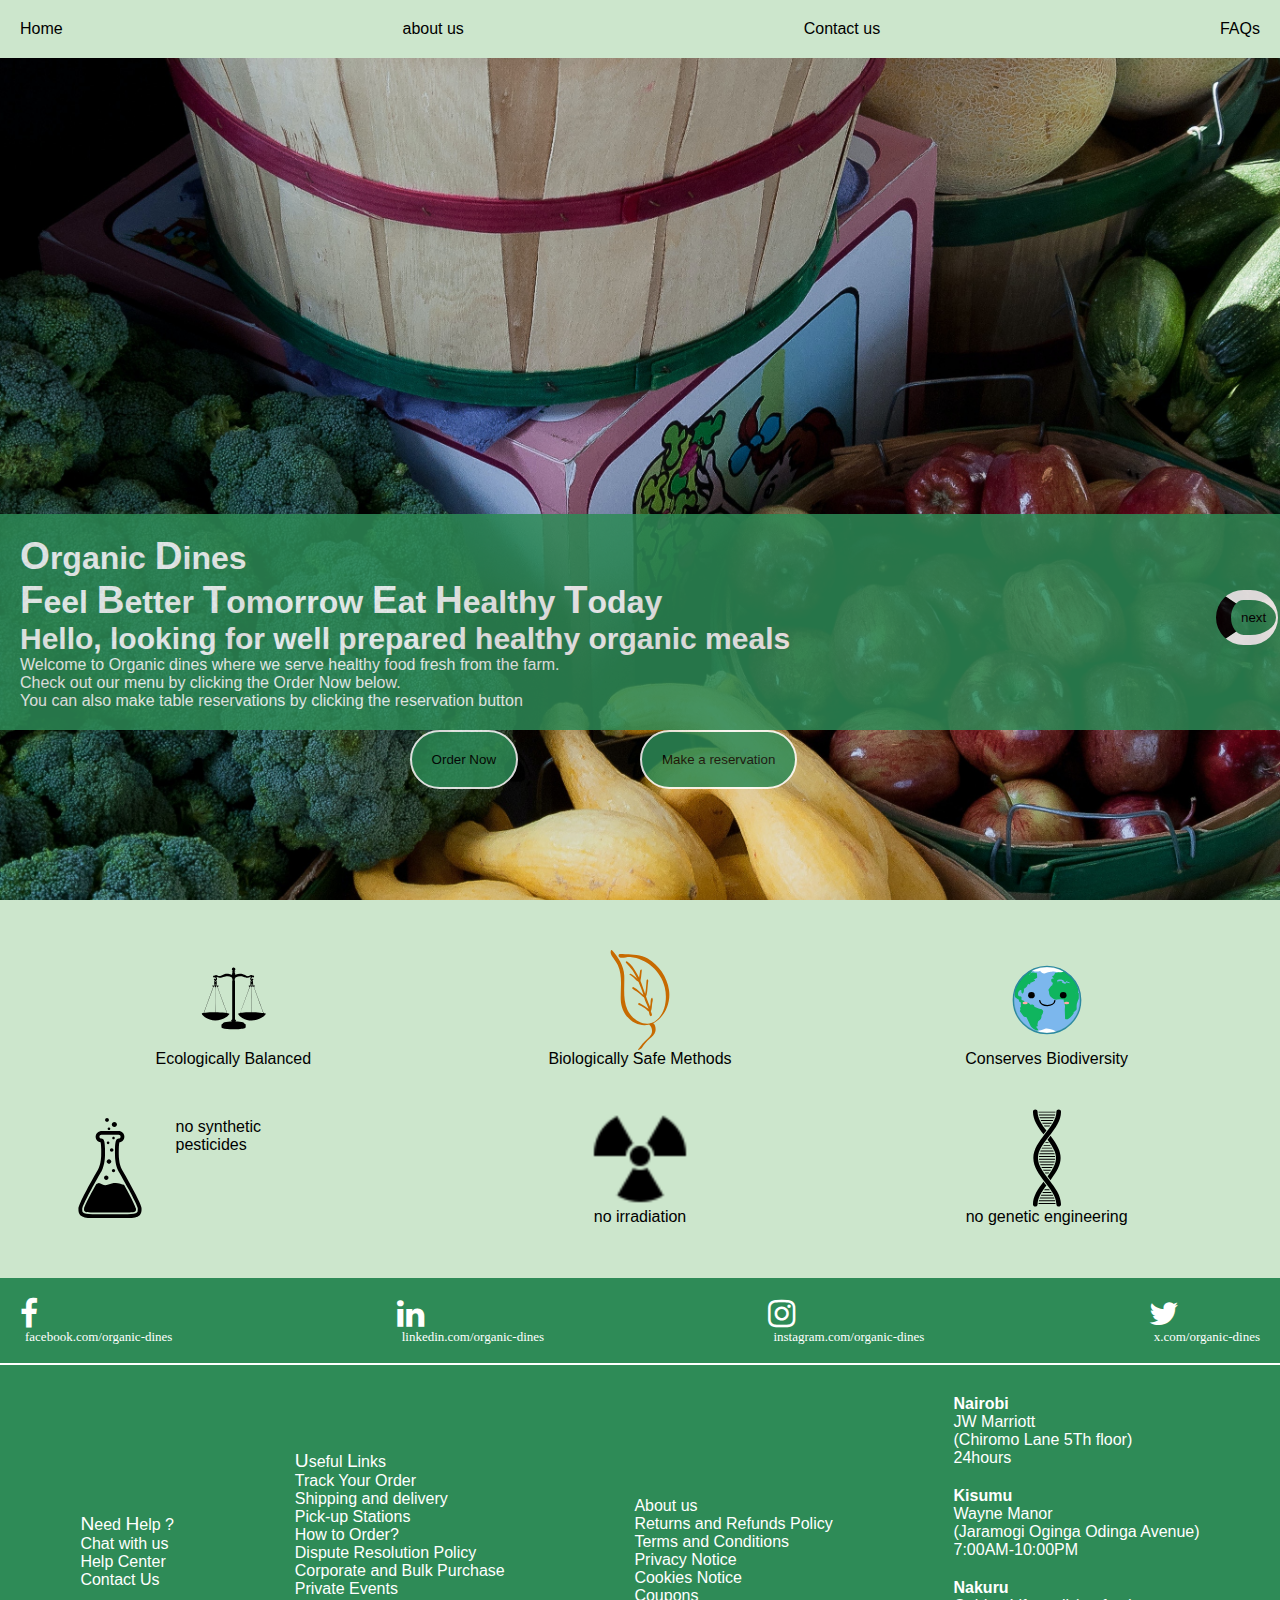
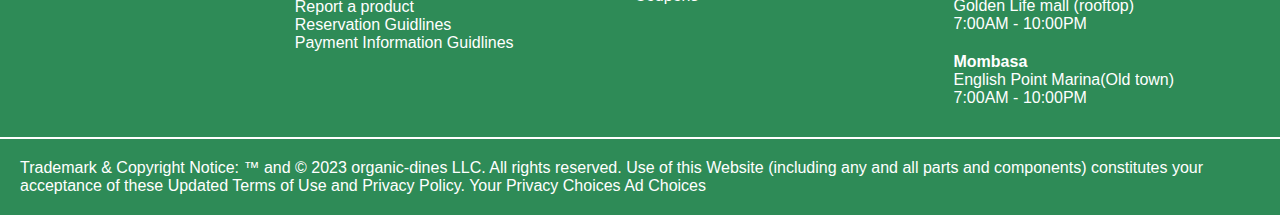
<file: index.html>
<!DOCTYPE html>
<html>
    <head><meta charset="utf-8">
    <meta name="viewport" content="width=device-width, initial-scale=1.0">
    <title>Landing Page</title>
    <link rel="stylesheet" href ="organic.css">
    <link rel="stylesheet" href= 
"https://cdnjs.cloudflare.com/ajax/libs/font-awesome/4.7.0/css/font-awesome.min.css" /> 

</head>
<body>
    <div class="main">
    <div class="menu-bar">
        <p><a href="#home">Home</a></p>
        <p><a href="#about-us">about us</a></p>
        <p><a href="#contuct-us">Contact us</a></p>
        <p>FAQs</p>
    </div> 

    <div class="about-us" id="about-us">
<ul>
  <h1><span>O</span>rganic <span>D</span>ines</h1>
  <h1 class = "headlines"><span>F</span>eel <span>B</span>etter <span>T</span>omorrow <span>E</span>at <span>H</span>ealthy <span>T</span>oday</h1>
  <header>Hello, looking for well prepared healthy organic meals</header>
<p>Welcome to  Organic dines where we serve healthy food fresh from the farm.
</p>
<p>Check out our menu by clicking the Order Now below.</p>
<p>You can also make table reservations by clicking the reservation button</p>
<button class="next-button">next</button>
<button class="order-now">Order Now</button>
<button class="reservation">Make a reservation</button>
</ul></div>
</div>

  <div class="lower-section">
   <div class="icons"> 

   <div class="icon"><img src="balance.svg" alt="balance icon" width="100" height="100"> Ecologically Balanced</div> 

  <div class="icon"><img src="old-leaf.svg" width="100" height="100" stroke="black"> Biologically Safe Methods</div>

  <div class="icon"> <img src="kawaii_earth.svg" width="100" height="100"> Conserves Biodiversity </div>

  <div class="icons"><img src="chemicals-icon-vector-pdv.svg" width="100" height="100">no synthetic pesticides</div>

  <div class="icon"><img src="icons8-radiation-50.png" width="100" height="100"> no irradiation</div>

  <div class="icon"><img src="dna.svg" width="100" height="100"> no genetic engineering </div>
</div>
       
    <div class="ending">
        <div class="socials-bar" id="contuct-us">
            <a href="www.facebook.com" class="fa fa-facebook fa-2x" id="contact1"><p>facebook.com/organic-dines</p></a>
            <a href="www.linkedin.com" class="fa fa-linkedin fa-2x" id="contact2"><p>linkedin.com/organic-dines</p></a>
            <a href="www.instagram.com" class="fa fa-instagram fa-2x" id="contact3"><p>instagram.com/organic-dines</p></a>
            <a href="www.x.com" class="fa fa-twitter fa-2x" id="contact4"><p>x.com/organic-dines</p></a>
            </div>
            <div class="middle">
                <div class="help">
                <p class="header"><span>N</span>eed <span>H</span>elp ?</p>
                <p><a href="link">Chat with us</a></p>
                <p><a href="link">Help Center</a></p>
                <p><a href="link">Contact Us</a></p>
                </div>
                <div class="useful-links">
                    <p class="header"><span>U</span>seful <span>L</span>inks</p>
                    <p><a href="link">Track Your Order</a></p>
                    <p><a href="link">Shipping and delivery</a></p>
                    <p><a href="link">Pick-up Stations</a></p>
                    <p><a href="link">How to Order?</a></p>
                    <p><a href="link">Dispute Resolution Policy</a></p>
                    <p><a href="link">Corporate and Bulk Purchase</a></p>
                    <p><a href="link">Private Events</a></p>
                    <p><a href="link">Report a product</a></p>
                    <p><a href="link">Reservation Guidlines</a></p>
                    <p><a href="link">Payment Information Guidlines</a></p>
                </div>
                <div class="info">
                    <p class="header"><a href="link"></a>About us</p>
                    <p><a href="link">Returns and Refunds Policy</a></p>
                    <p><a href="link">Terms and Conditions</a></p>
                    <p><a href="link">Privacy Notice</a></p>
                    <p><a href="link">Cookies Notice</a></p>
                    <p><a href="link">Coupons</a></p>
                </div>
                <div class="outlets">
                    <div class="outlet">
                        <h4>Nairobi</h4> <p>JW Marriott </p></p>(Chiromo Lane 5Th floor)</p>
                    <p>24hours</p>
                    </div>
                    <div class="outlet"><h4>Kisumu</h4> <p>Wayne Manor</p><p>(Jaramogi Oginga Odinga Avenue)</p>
                        <p>7:00AM-10:00PM</p></div>
                    <div class="outlet">
                        <h4>Nakuru</h4><p> Golden Life mall (rooftop)</p>
                    <p>7:00AM - 10:00PM</p>
                    </div>
                    <div class="outlet">
                        <h4>Mombasa</h4><p> English Point Marina(Old town)</p>
                    <p>7:00AM - 10:00PM</p>
                    </div>
                    
                </div>
            </div>
            <footer class="footer">Trademark & Copyright Notice: ™ and © 2023 organic-dines LLC. All rights reserved. Use of this Website (including any and all parts and components) constitutes your acceptance of these<a href="terms-of-use"> Updated Terms of Use </a> and <a href="privacy-policy"> Privacy Policy</a>. Your Privacy Choices   Ad Choices</footer>
    </div>
    </div>
    </div>   
    <script src="organic.js"></script> 
</body>
</html>
</file>
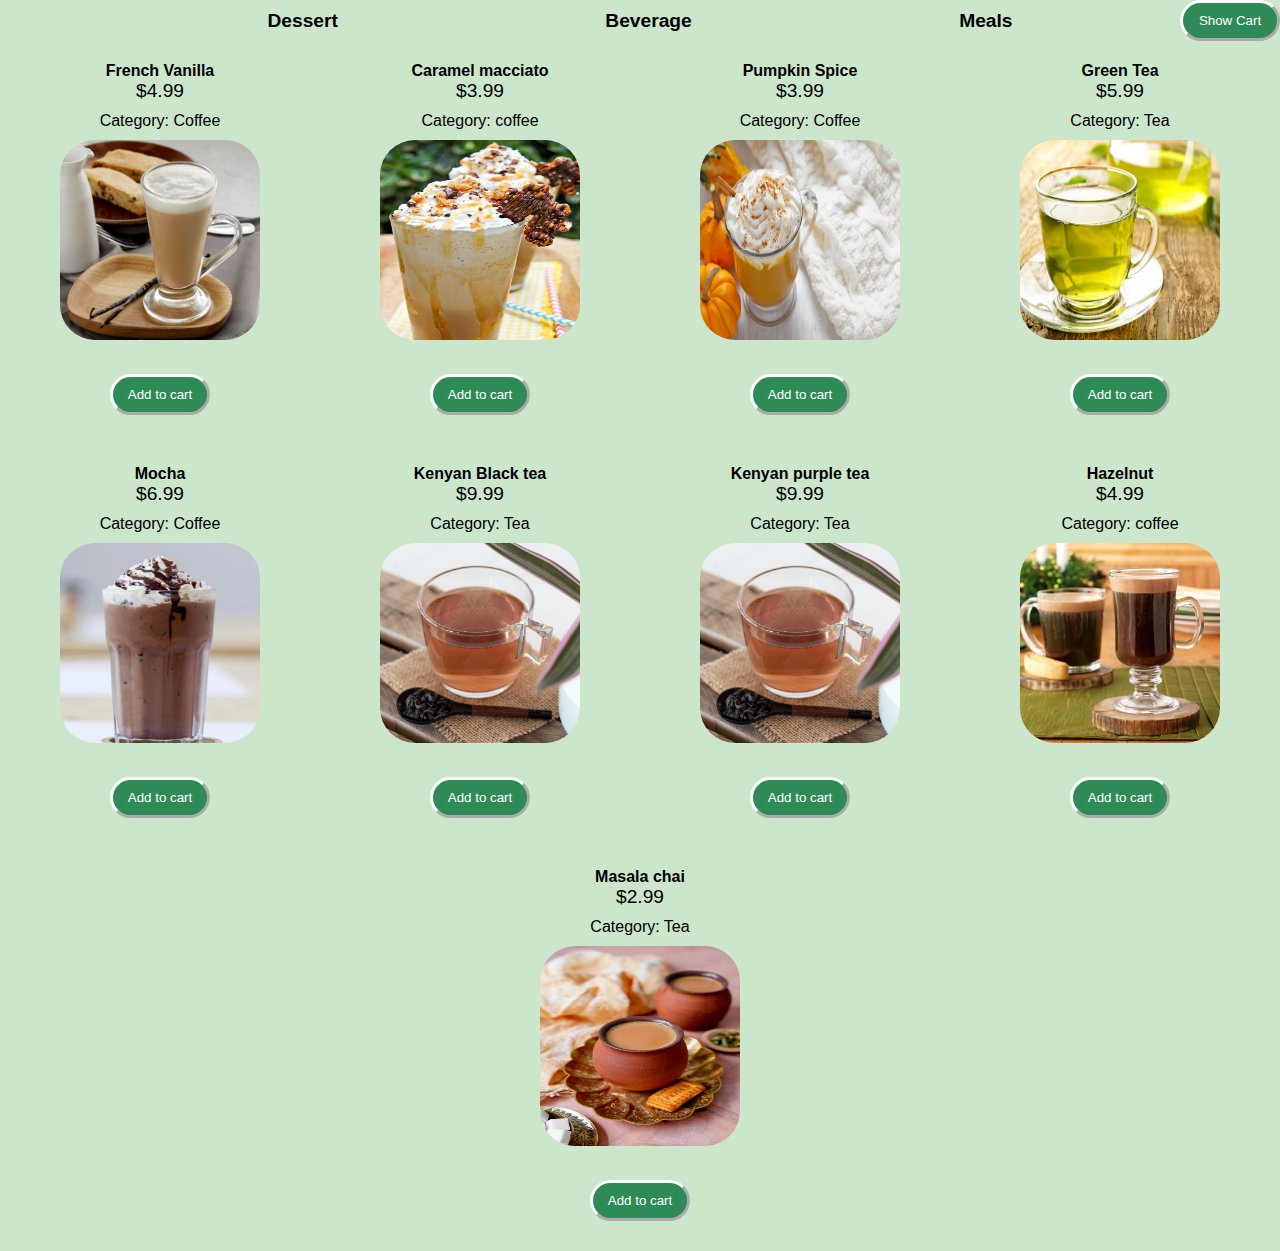
<file: beverage.html>
<!DOCTYPE html>
<html lang="en">
  <head>
    <meta charset="UTF-8" />
    <meta http-equiv="X-UA-Compatible" content="IE=edge" />
    <meta name="viewport" content="width=device-width, initial-scale=1.0" />
    <title>Shopping Cart</title>
    <link rel="stylesheet" href="beverage.css" />
  </head>
  <body>
    <header>
      <p>Dessert</p>
      <p>Beverage</p>
      <p>Meals</p>
    </header>
    <main>
      <button id="cart-btn" type="button" class="btn">
        <span id="show-hide-cart">Show</span> Cart
      </button>
      <div id="cart-container">
        <button class="btn" id="clear-cart-btn">Clear Cart</button>
        <div id="products-container"></div>
        <p>Total number of items: <span id="total-items">0</span></p>
        <p>Subtotal: <span id="subtotal">$0</span></p>
        <p>Taxes: <span id="taxes">$0</span></p>
        <p>Total: <span id="total">$0</span></p>
      </div>
      <div id="dessert-card-container"></div>
    </main>
    <script src="./beverage.js"></script>
  </body>
</html>
</file>
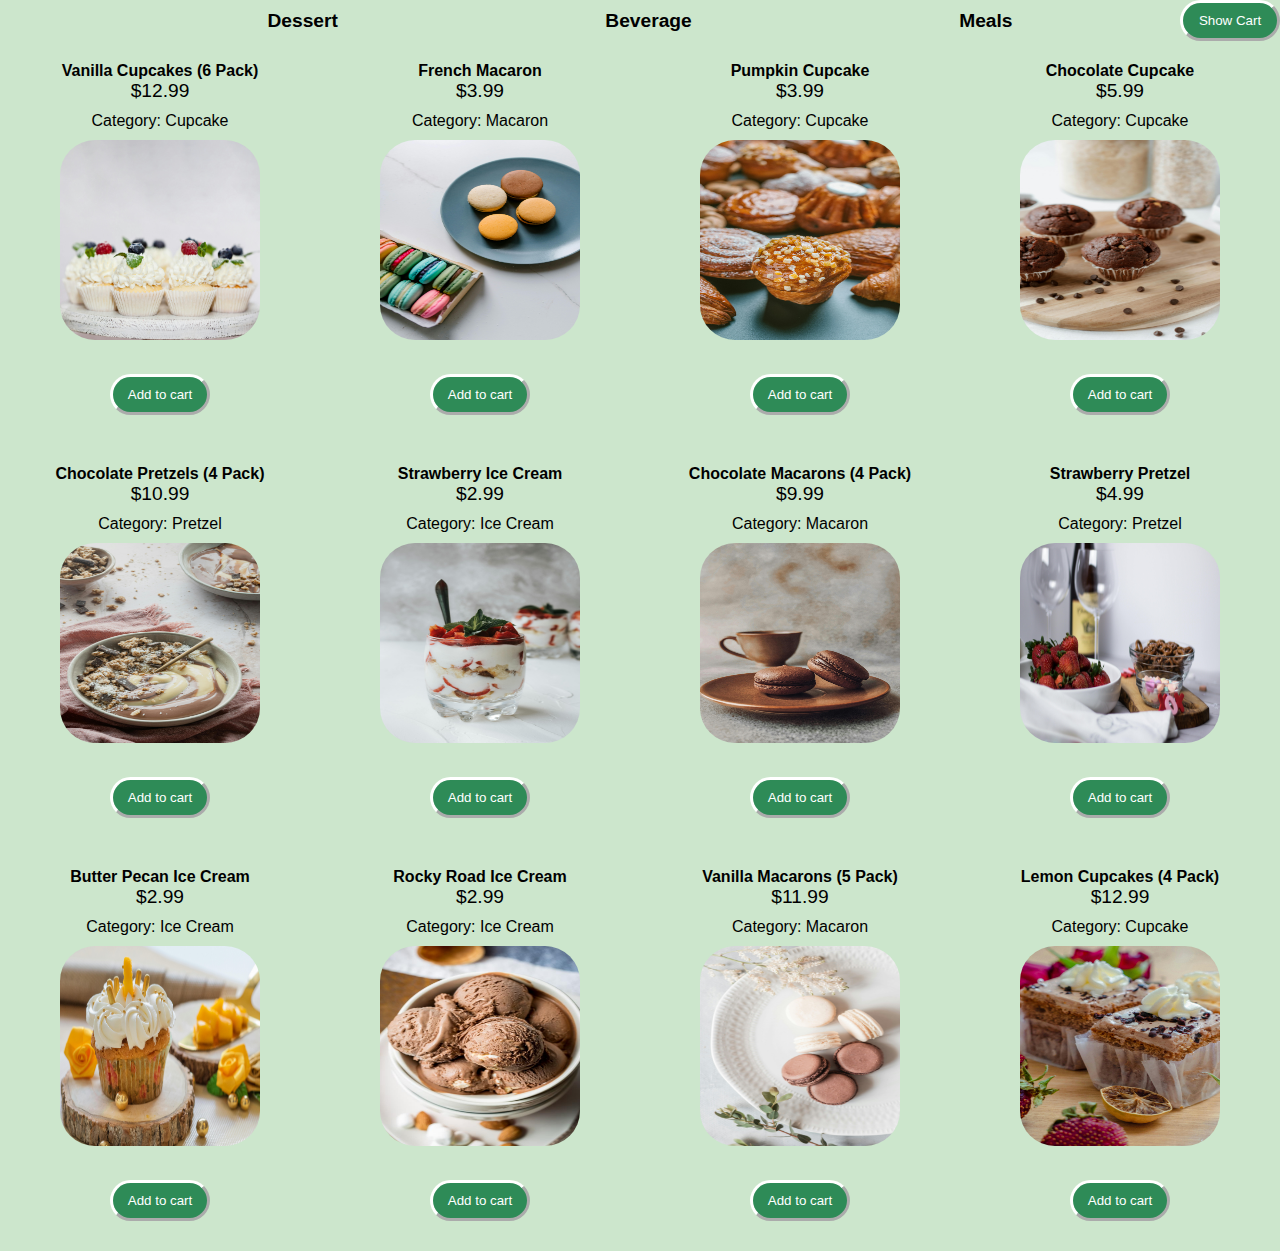
<file: dessert.html>
<!DOCTYPE html>
<html lang="en">
  <head>
    <meta charset="UTF-8" />
    <meta http-equiv="X-UA-Compatible" content="IE=edge" />
    <meta name="viewport" content="width=device-width, initial-scale=1.0" />
    <title>Shopping Cart</title>
    <link rel="stylesheet" href="dessert.css" />
  </head>
  <body>
    <header>
      <p><a href="dessert.html">Dessert</a></p>
      <p><a href="beverage.html">Beverage</a></p>
      <p>Meals</p>
    </header>
    <main>
      <button id="cart-btn" type="button" class="btn">
        <span id="show-hide-cart">Show</span> Cart
      </button>
      <div id="cart-container">
        <button class="btn" id="clear-cart-btn">Clear Cart</button>
        <div id="products-container"></div>
        <p>Total number of items: <span id="total-items">0</span></p>
        <p>Subtotal: <span id="subtotal">$0</span></p>
        <p>Taxes: <span id="taxes">$0</span></p>
        <p>Total: <span id="total">$0</span></p>
      </div>
      <div id="dessert-card-container"></div>
    </main>
    <script src="./dessert.js"></script>
  </body>
</html>
</file>
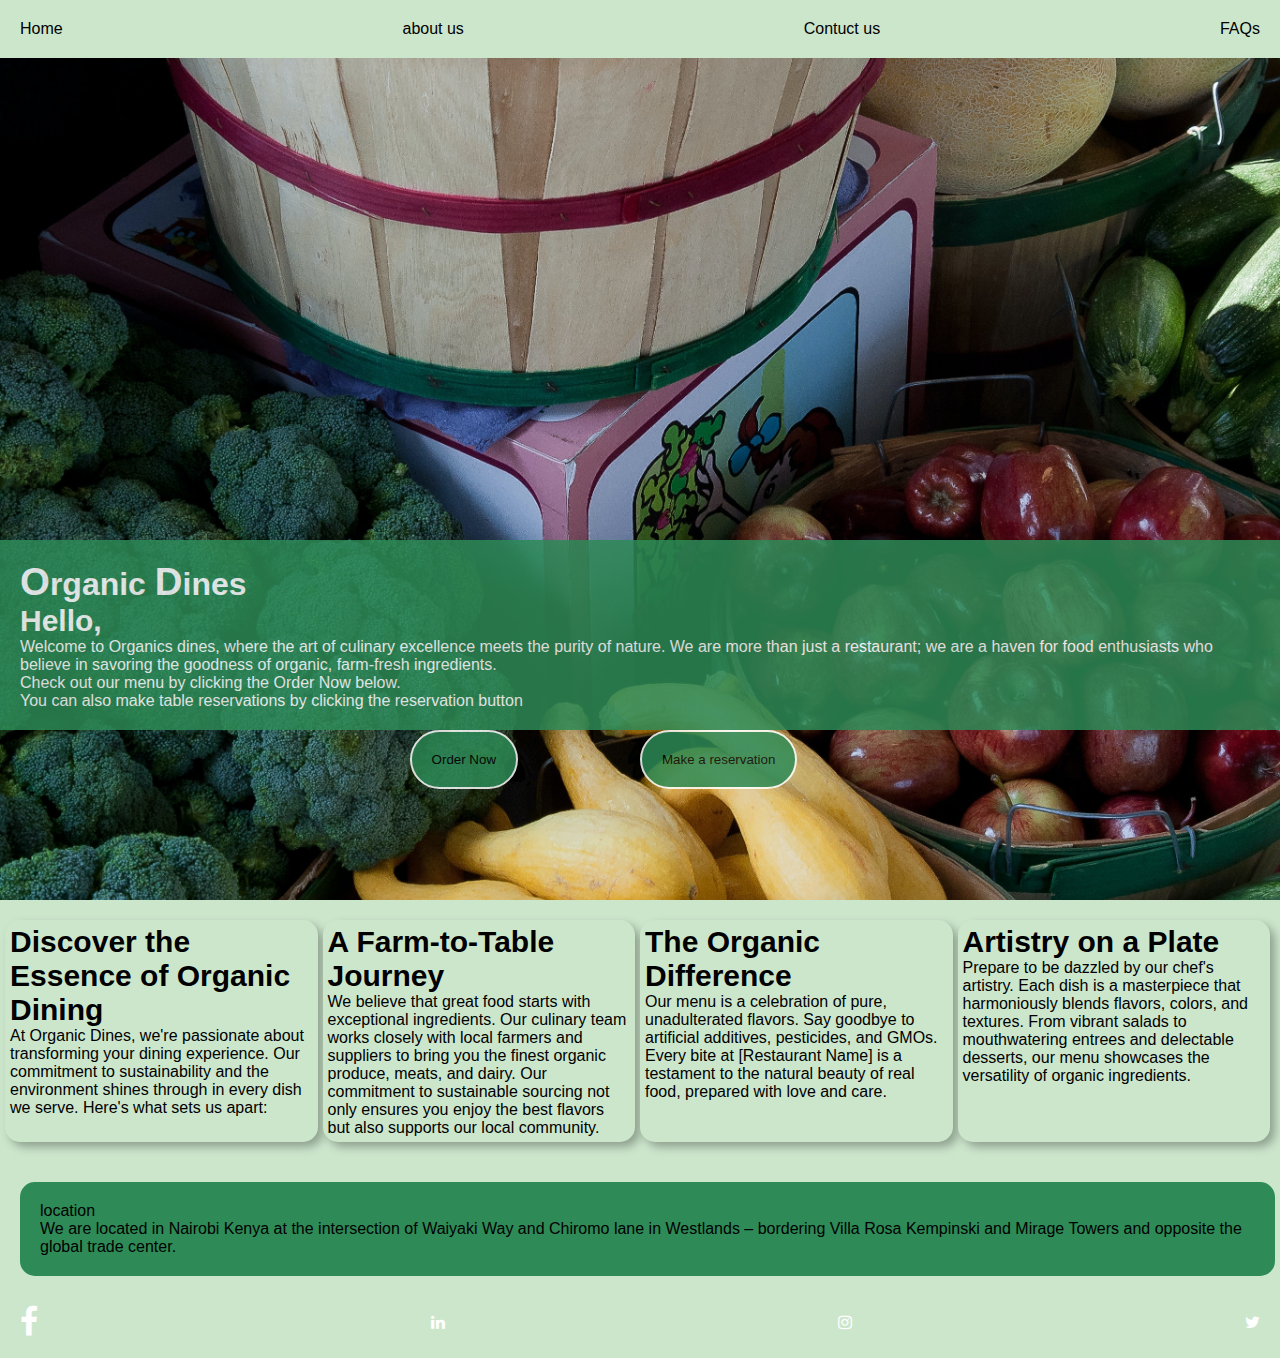
<file: landing.html>
<!DOCTYPE html>
<html>
    <head><meta charset="utf-8">
    <meta name="viewport" content="width=device-width, initial-scale=1.0">
    <title>Landing Page</title>
    <link rel="stylesheet" href ="organic.css">
    <link rel="stylesheet" href= 
"https://cdnjs.cloudflare.com/ajax/libs/font-awesome/4.7.0/css/font-awesome.min.css" /> 

</head>
<body>
    <div class="main">
    <div class="menu-bar">
        <p> Home</p>
        <p>about us</p>
        <p>Contuct us</p>
        <p>FAQs</p>
    </div> 

    <div class="about-us">
<ul>
  <h1><span>O</span>rganic <span>D</span>ines</h1>
  <header>Hello,</header>
<p>Welcome to  Organics dines, where the art of culinary excellence meets the purity of nature. We are more than just a restaurant; we are a haven for food enthusiasts who believe in savoring the goodness of organic, farm-fresh ingredients.
</p>
<p>Check out our menu by clicking the Order Now below.</p>
<p>You can also make table reservations by clicking the reservation button</p>

<button class="order-now">Order Now</button>
<button class="reservation">Make a reservation</button>
</ul></div>
</div>
<div class="lower-section">
<nav>
 <div class="about">   <ul><header>Discover the Essence of Organic Dining</header>
<p>At Organic Dines, we're passionate about transforming your dining experience. Our commitment to sustainability and the environment shines through in every dish we serve. Here's what sets us apart:

</p>
    </ul></div>
    <div class="about"> <ul>
       <header> A Farm-to-Table Journey</header>
    <p>We believe that great food starts with exceptional ingredients. Our culinary team works closely with local farmers and suppliers to bring you the finest organic produce, meats, and dairy. Our commitment to sustainable sourcing not only ensures you enjoy the best flavors but also supports our local community.
    </p>
</ul></div>
<div class="about"> <ul><header>The Organic Difference</header>
<p> Our menu is a celebration of pure, unadulterated flavors. Say goodbye to artificial additives, pesticides, and GMOs. Every bite at [Restaurant Name] is a testament to the natural beauty of real food, prepared with love and care.</p>
</ul></div>
<div class="about">
<ul>
    <header>Artistry on a Plate</header>
    <p>Prepare to be dazzled by our chef's artistry. Each dish is a masterpiece that harmoniously blends flavors, colors, and textures. From vibrant salads to mouthwatering entrees and delectable desserts, our menu showcases the versatility of organic ingredients.

    </p>
</ul></div>
</nav>
<ul id="location" class="location">location
    <p>We are located in Nairobi Kenya at the intersection of Waiyaki Way and Chiromo lane in Westlands – bordering Villa Rosa Kempinski and Mirage Towers and opposite the global trade center. </p>
</ul>
</div>

<div class="socials-bar">
    <a href="#" class="fa fa-facebook fa-2x" id="contact1"></a>
    <a href="#" class="fa fa-linkedin" id="contact2"></a>
    <a href="#" class="fa fa-instagram" id="contact3"></a>
    <a href="#" class="fa fa-twitter" id="contact4"></a>
</div>
</div>
</body>
</html>
</file>
<file: organic.css>
*,
*::before,
*::after {
  box-sizing: border-box;
  margin: 0;
  padding: 0;
  
}
:root{
    font-family: 'Segoe UI', Tahoma, Geneva, Verdana, sans-serif;
    --color-1:burlywood;
    --color-2:seagreen;
    --color-3:#cce6cc; 
    
}

.main {
  background-size:cover;
  background-repeat:no-repeat;
  background-position:center;
  display:flex;
  align-items: center;
  flex-direction: column;
  height: 100vh;
  background-image: url('pexels-mark-stebnicki-2255920.jpg');
  width:100%;
  transition: ease-in-out 0.2s;
}

.menu-bar{
   background-color: var(--color-3);
   display:flex;
   flex-direction: row;
   align-items:center;
   justify-content: space-between;
   width:100%;
   padding: 20px;
   z-index: 1;
   margin-right: 0;
   position: fixed;
   z-index: 5;
   
}
@media (max-width: 480px){
  .menu-bar{
width: fit-content;
  }

}

.about-us{
  background-color: var(--color-2);
  padding: 20px; 
  margin: 20px 5px 20px 5px; 
  z-index:3;
  height:auto(40%);
  width:100%;
  display: flex;
  align-items: center;
  position: absolute;
  bottom:150px;
  box-shadow: black;
  opacity: 85%;
  color:white;
  flex-wrap: wrap;
  
  
}

nav{
  display: flex;
  flex-direction: row;
  background-color: transparent;
  padding:20px 5px 20px 5px;
  width:100%;
  flex-wrap:nowrap;
  
  
}
.about{
  background-color: var(--color-3);
  box-shadow:5px 5px 10px rgba(0, 0, 0, 0.3);
  padding: 5px;
  border-radius: 15px;
  margin-right: 5px;
  width: fit-content;
  transition: transform 0.3s ease-in-out;
  display: grid;
  grid-template-columns: repeat(4);
  gap: 10px;
}
.about:hover{
transform: scale(1.08);
}

.location{
  background-color: var(--color-2);
  padding: 20px;
  border-radius: 15px;
  margin:20px 5px 10px 20px;
  ;
}

.socials-bar{
  padding: 20px;
  display:flex;
  flex-direction: row;
  align-items:center;
  justify-content: space-between;
  width:100%;
  border-bottom: solid 2px white;
}
.socials-bar p {
  font-size: small;
  display: flex;
  flex-direction: row;
  align-items: center;
  margin-left: 5px;
}

span{
  font-size: larger;
  
  
}

button{
  border-radius: 30px;
  padding: 20px;
  border: 2px solid white;
  background-color:var(--color-2);
  margin:20px 0 20px 0;
  position:absolute;
  left: 32%; 
  z-index: 4;
  transition: width 0.5s ease-in-out, height 0.5s ease-in-out;
}
button:hover{
  background-color: white;
  border:2px solid transparent;
  cursor: pointer;
}

.reservation{
  position: absolute;
  left:50%;
}
body{
  background-color: var(--color-3);
}
.reason-1{
  display: flex;
  align-items: center;
  flex-direction: column;
}
.icons{
  display: grid;
  grid-template-columns: repeat(3, 1fr);
  padding: 30px;
}
.icon{
  display: flex;
  align-items: center;
  flex-direction: column;
  padding: 20px;
}
.next-button{
  width: 10;
  height: 10;
  border-top: 10px solid white; /* Adjust thickness as needed */
  border-bottom: 10px solid white; /* Adjust thickness as needed */
  border-left: 15px solid black; /* Adjust size and color as needed */
  background-color: var(--color-2);
  cursor: pointer;
  transition: background-color 0.3s ease;
  padding: 10px;
  position: absolute;
  left: 95%;
  bottom: 30%;
  opacity: 100%;
}

.next-button:hover {
  background-color: white; /* Adjust hover color as needed */
}  
.fa-facebook, .fa-linkedin, .fa-instagram, .fa-twitter{
  text-decoration: none;
  color: white;
}

.ending{
  background-color: var(--color-2);
  
}
footer{
  color: white;
  padding: 20px;
}
.middle{
  display: flex;
  flex-direction: row;
  align-items: center;
  justify-content:space-around;
  padding: 10px;
  color: white;
  border-bottom: 2px solid white;
  padding: 20px;
}
.middle a{
  text-decoration: wavy;
  color: white;
}
.middle a:hover{
  text-decoration: underline;
  cursor: pointer;
}
.middle a::after{
  color: black;
}
.footer a{
  text-decoration: none;
  color:white;
}
header{
  font-size: 30px;
  font-weight: bold;
}
.outlet{
  padding: 10px 0 10px 0;
}
.menu-bar a{
  text-decoration: none;
  color:black;
}
.menu-bar a:hover{
  cursor: pointer;
}
</file>
<file: beverage.css>
*,
*::before,
*::after {
  margin: 0;
  padding: 0;
  box-sizing: border-box;
}

:root {
  --dark-grey: #1b1b32;
  --light-grey: #f5f6f7;
  --black: #000;
  --white: #fff;
  --grey: #3b3b4f;
  --golden-yellow: #fecc4c;
  --yellow: #ffcc4c;
  --gold: #feac32;
  --orange: #ffac33;
  --dark-orange: #f89808;
  --bone:#F9F6EE;
  font-family: 'Segoe UI', Tahoma, Geneva, Verdana, sans-serif;
  --color-1:burlywood;
  --color-2:seagreen;
  --color-3:#cce6cc; 
}

body {
  background-color: var(--color-3);
}

.title {
  color: var(--black);
  text-align: center;
  margin: 25px 0;
}

#dessert-card-container {
  display: flex;
  flex-direction: column;
  flex-wrap: wrap;
  align-items: center;
  
}

.dessert-card {
  background-color: var(--color-3);
  text-align: center;
  padding: 20px;
}

.dessert-price {
  font-size: 1.2rem;
}

.btn {
  display: block;
  cursor: pointer;
  width: 100px;
  color: var(--white);
  background-color: var(--color-2);
  border-color: var(--white);
  border-width: 3px;
  border-radius: 30px;
  padding: 10px 0 10px 0;
}

.btn:hover {
  background-color: var(--white);
  color: var(--black)
}

#cart-btn {
  position: absolute;
  top: 0;
  right: 0;
}

.add-to-cart-btn {
  margin: 30px auto 10px;
}

#cart-container {
  display: none;
  position: absolute;
  top: 60px;
  right: 0;
  background-color: var(--bone);
  width: 200px;
  height: 400px;
  border: 2px double var(--black);
  border-radius: 15px;
  text-align: center;
  font-size: 1.2rem;
  overflow-y: scroll;
}

.product {
  margin: 25px 0;
}

.product-count {
  display: inline-block;
  margin-right: 10px;
}

.product-category {
  margin: 10px 0;
}

@media (min-width: 768px) {
  #dessert-card-container {
    flex-direction: row;
  }

  .dessert-card {
    flex: 1 0 21%;
  }

  #cart-container {
    width: 300px;
  }
}
.images{
  height: 200px;
  width: 200px;
  padding: 0;
  border-radius: 35px;
  z-index: 3;
  margin: 0;
}
header{
  display: flex;
  flex-direction: row;
  align-items: center;
  justify-content: space-evenly;
  padding: 10px 0 10px 0;
}
header p{
  font-weight: bold;
  font-size: larger;
}
</file>
<file: dessert.css>
*,
*::before,
*::after {
  margin: 0;
  padding: 0;
  box-sizing: border-box;
}

:root {
  --dark-grey: #1b1b32;
  --light-grey: #f5f6f7;
  --black: #000;
  --white: #fff;
  --grey: #3b3b4f;
  --golden-yellow: #fecc4c;
  --yellow: #ffcc4c;
  --gold: #feac32;
  --orange: #ffac33;
  --dark-orange: #f89808;
  --bone:#F9F6EE;
  font-family: 'Segoe UI', Tahoma, Geneva, Verdana, sans-serif;
  --color-1:burlywood;
  --color-2:seagreen;
  --color-3:#cce6cc; 
  a{
    text-decoration: none;
    color:var(--black)
  }
}

body {
  background-color: var(--color-3);
}

.title {
  color: var(--black);
  text-align: center;
  margin: 25px 0;
}

#dessert-card-container {
  display: flex;
  flex-direction: column;
  flex-wrap: wrap;
  align-items: center;
  
}

.dessert-card {
  background-color: var(--color-3);
  text-align: center;
  padding: 20px;
}

.dessert-price {
  font-size: 1.2rem;
}

.btn {
  display: block;
  cursor: pointer;
  width: 100px;
  color: var(--white);
  background-color: var(--color-2);
  border-color: var(--white);
  border-width: 3px;
  border-radius: 30px;
  padding: 10px 0 10px 0;
}

.btn:hover {
  background-color: var(--white);
  color: var(--black)
}

#cart-btn {
  position: absolute;
  top: 0;
  right: 0;
}

.add-to-cart-btn {
  margin: 30px auto 10px;
}

#cart-container {
  display: none;
  position: absolute;
  top: 60px;
  right: 0;
  background-color: var(--bone);
  width: 200px;
  height: 400px;
  border: 2px double var(--black);
  border-radius: 15px;
  text-align: center;
  font-size: 1.2rem;
  overflow-y: scroll;
}

.product {
  margin: 25px 0;
}

.product-count {
  display: inline-block;
  margin-right: 10px;
}

.product-category {
  margin: 10px 0;
}

@media (min-width: 768px) {
  #dessert-card-container {
    flex-direction: row;
  }

  .dessert-card {
    flex: 1 0 21%;
  }

  #cart-container {
    width: 300px;
  }
}
.images{
  height: 200px;
  width: 200px;
  padding: 0;
  border-radius: 35px;
  z-index: 3;
  margin: 0;
}
header{
  display: flex;
  flex-direction: row;
  align-items: center;
  justify-content: space-evenly;
  padding: 10px 0 10px 0;
}
header p{
  font-weight: bold;
  font-size: larger;
}
</file>
